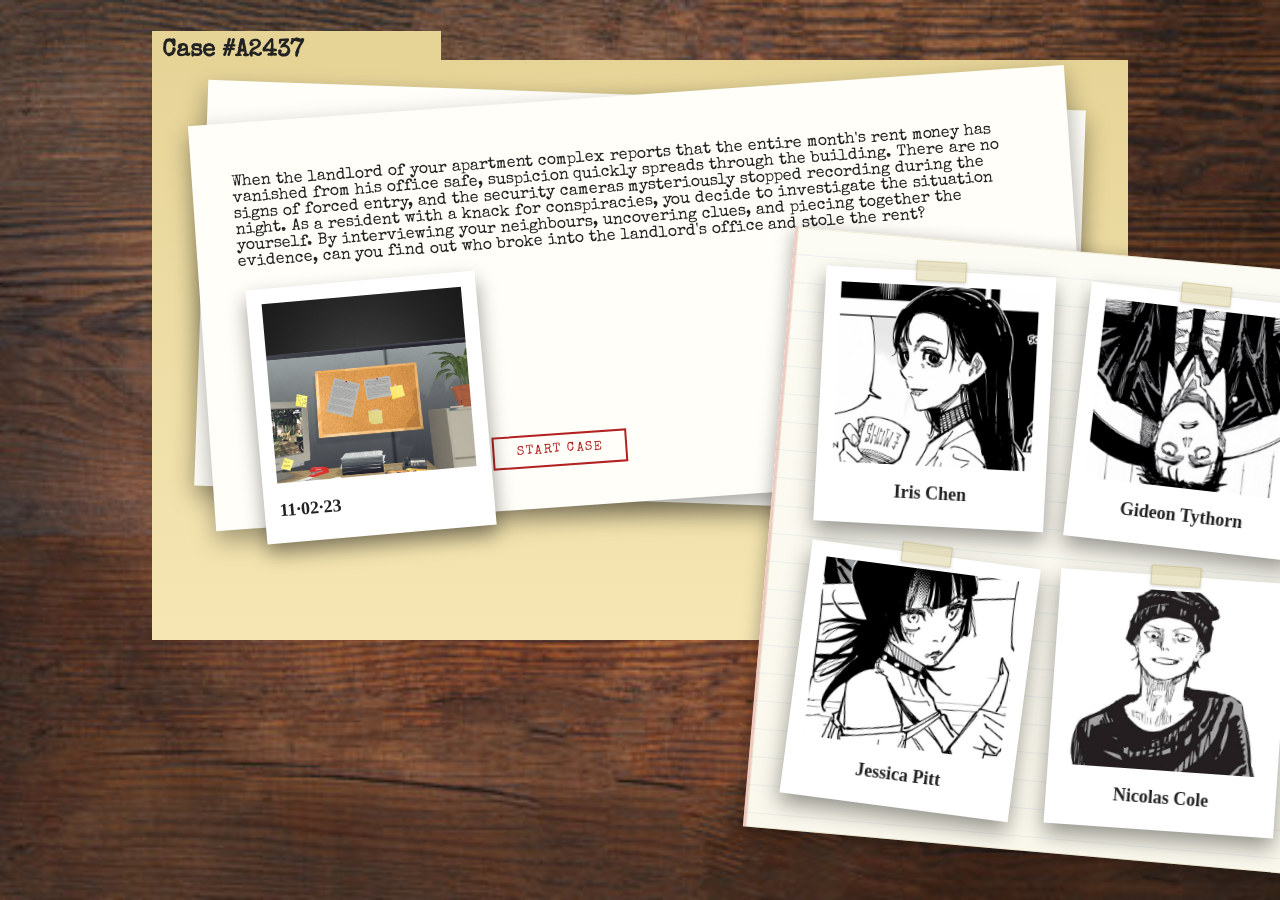
<file: MysteryGame/index.html>
<!DOCTYPE html>
<html lang="en">
   <head>
      <title>Case #A2437 — The Missing Rent</title>
      <meta charset="UTF-8">
      <meta name="viewport" content="width=device-width, initial-scale=1.0">
      <link rel="stylesheet" href="css/styles.css">
      <link rel="stylesheet" href="css/index.css">
      <link href="https://fonts.googleapis.com/css2?family=Libre+Baskerville:wght@400;700&family=Special+Elite&family=Permanent+Marker&display=swap" rel="stylesheet">
   </head>
   <body>
      <main>

         <!-- Case Debrief — Folder -->
         <div class="folder">
            <h2 class="folder-tag">Case #A2437</h2>

            <div class="folder-cover">
               <div class="paper-stack" id="bottom-paper">
                  <p>When the landlord of your apartment complex reports that the entire month's rent money has vanished from his office safe, suspicion quickly spreads through the building. There are no signs of forced entry, and the security cameras mysteriously stopped recording during the night. As a resident with a knack for conspiracies, you decide to investigate the situation yourself. By interviewing your neighbours, uncovering clues, and piecing together the evidence, can you find out who broke into the landlord's office and stole the rent?</p>
               </div>
               <div class="paper-stack" id="top-paper">
                  <p>When the landlord of your apartment complex reports that the entire month's rent money has vanished from his office safe, suspicion quickly spreads through the building. There are no signs of forced entry, and the security cameras mysteriously stopped recording during the night. As a resident with a knack for conspiracies, you decide to investigate the situation yourself. By interviewing your neighbours, uncovering clues, and piecing together the evidence, can you find out who broke into the landlord's office and stole the rent?</p>
	       <div class="nav-btn">
		  <a href="clues.html" class="start-btn">START CASE</a>
	       </div>
               </div>
            </div>

         </div>

         <!-- Crime Scene Photo -->
         <div class="suspect-photo" id="crime-scene">
            <img src="media/crime-scene.png" alt="Crime scene — landlord's office">
            <h2>11·02·23</h2>
         </div>

         <!-- Suspect Introduction -->
	 <div class="page-bg">
         <div class="suspect-layout" id="suspect-intro">

            <div class="suspect-photo" id="iris-photo">
               <input id="iris-card" type="checkbox">
               <label for="iris-card" class="tape"></label>
               <div class="suspect-inner">
                  <div class="suspect-photo-front">
                     <img src="media/iris-chen.png" alt="Iris Chen">
                     <h2>Iris Chen</h2>
                  </div>
                  <div class="suspect-photo-back">
                     <ul>
                        <li>Age: 32</li>
                        <li>Gender: Female</li>
                        <li>Occupation: Tax Attorney</li>
                     </ul>
                  </div>
               </div>
            </div>

            <div class="suspect-photo" id="gideon-photo">
               <input id="gideon-card" type="checkbox">
               <label for="gideon-card" class="tape"></label>
               <div class="suspect-inner">
                  <div class="suspect-photo-front">
                     <img src="media/gideon-tythorn.png" alt="Gideon Tythorn">
                     <h2>Gideon Tythorn</h2>
                  </div>
                  <div class="suspect-photo-back">
                     <ul>
                        <li>Age: 42</li>
                        <li>Gender: Male</li>
                        <li>Occupation: Security Guard</li>
                     </ul>
                  </div>
               </div>
            </div>

            <div class="suspect-photo" id="jessica-photo">
               <input id="jessica-card" type="checkbox">
               <label for="jessica-card" class="tape"></label>
               <div class="suspect-inner">
                  <div class="suspect-photo-front">
                     <img src="media/jessica-pitt.png" alt="Jessica Pitt">
                     <h2>Jessica Pitt</h2>
                  </div>
                  <div class="suspect-photo-back">
                     <ul>
                        <li>Age: 22</li>
                        <li>Gender: Female</li>
                        <li>Occupation: Dental Student</li>
                     </ul>
                  </div>
               </div>
            </div>

            <div class="suspect-photo" id="nico-photo">
               <input id="nico-card" type="checkbox">
               <label for="nico-card" class="tape"></label>
               <div class="suspect-inner">
                  <div class="suspect-photo-front">
                     <img src="media/nico-cole.png" alt="Nicolas Cole">
                     <h2>Nicolas Cole</h2>
                  </div>
                  <div class="suspect-photo-back">
                     <ul>
                        <li>Age: 25</li>
                        <li>Gender: Male</li>
                        <li>Occupation: Graduate Student</li>
                     </ul>
                  </div>
               </div>
            </div>
	 </div>
         </div>

      </main>
   </body>
</html>
</file>
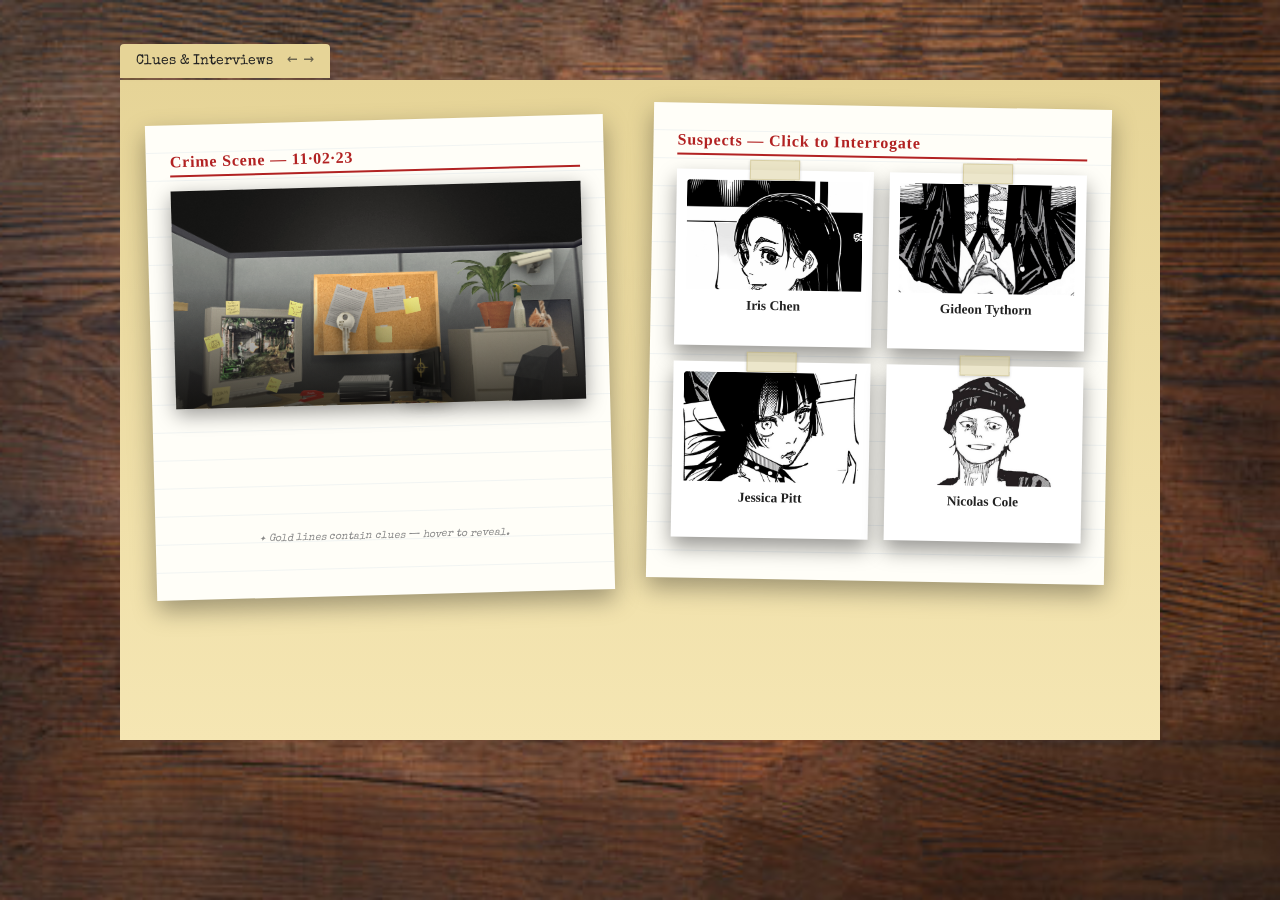
<file: MysteryGame/clues.html>
<!DOCTYPE html>
<html lang="en">
  <head>
    <title>Case #A2437 — Clues</title>
    <meta charset="UTF-8" />
    <meta name="viewport" content="width=device-width, initial-scale=1.0" />
    <link rel="stylesheet" href="css/styles.css" />
    <link rel="stylesheet" href="css/clues.css" />
    <link
      href="https://fonts.googleapis.com/css2?family=Libre+Baskerville:wght@400;700&family=Special+Elite&family=Permanent+Marker&display=swap"
      rel="stylesheet"
    />
  </head>
  <body>

    <!-- IRIS CHEN -->
    <div id="interview-iris" class="interview-overlay" role="dialog" aria-modal="true" aria-label="Interview: Iris Chen">
      <div class="interview-box">
        <div class="interview-header">
          <img src="media/iris-chen.png" alt="Iris Chen" />
          <div class="interview-header-text">
            <h2>Iris Chen</h2>
            <span>Tax Attorney · Age 32 · Unit 4B</span>
          </div>
        </div>
        <div class="interview-body">
          <div class="dialogue">
            <span class="dialogue-speaker">You</span>
            <p class="dialogue-text">I heard you had a heated argument with the landlord. What was that about?</p>
          </div>
          <div class="dialogue">
            <span class="dialogue-speaker">Iris</span>
            <p class="dialogue-text">He raised rent again — third time in two years with no warning. I told him exactly what I thought of that.</p>
          </div>
          <div class="dialogue">
            <span class="dialogue-speaker">You</span>
            <p class="dialogue-text">That sounds like a motive to me.</p>
          </div>
          <div class="clue-line">
            <span class="dialogue-speaker">Iris ✦</span>
            <p class="dialogue-text">Motive? His lease terms are predatory — especially toward students who don't know any better. Someone was going to snap eventually. I just said what everyone was already thinking.
              <span class="clue-tooltip">▶ The culprit may be a student.</span>
            </p>
          </div>
          <div class="dialogue">
            <span class="dialogue-speaker">You</span>
            <p class="dialogue-text">Where were you the night of the theft — midnight to 1 AM?</p>
          </div>
          <div class="clue-line">
            <span class="dialogue-speaker">Iris ✦</span>
            <p class="dialogue-text">On a late call with my client — Mr. Harada, senior partner at Harada &amp; Associates. We were reviewing a filing until well past 1 AM. Call him yourself. He will confirm it.
              <span class="clue-tooltip">▶ Alibi confirmed — verified by named witness.</span>
            </p>
          </div>
        </div>
        <div class="interview-footer">
          <span class="case-note">★ Alibi confirmed — cleared by named witness</span>
          <label for="done-iris" class="done-label"><a href="#">✕ Done</a></label>
        </div>
      </div>
    </div>

    <!-- GIDEON TYTHORN -->
    <div id="interview-gideon" class="interview-overlay" role="dialog" aria-modal="true" aria-label="Interview: Gideon Tythorn">
      <div class="interview-box">
        <div class="interview-header">
          <img src="media/gideon-tythorn.png" alt="Gideon Tythorn" />
          <div class="interview-header-text">
            <h2>Gideon Tythorn</h2>
            <span>Security Guard · Age 42 · Unit 1A</span>
          </div>
        </div>
        <div class="interview-body">
          <div class="dialogue">
            <span class="dialogue-speaker">You</span>
            <p class="dialogue-text">Your shift ended just before the footage gap. That's a strange coincidence.</p>
          </div>
          <div class="dialogue">
            <span class="dialogue-speaker">Gideon</span>
            <p class="dialogue-text">I clocked out, went home, crashed. I've done this job six years. I've got nothing to do with this — and I'm already getting heat from management.</p>
          </div>
          <div class="dialogue">
            <span class="dialogue-speaker">You</span>
            <p class="dialogue-text">Did you notice anything unusual before you left?</p>
          </div>
          <div class="clue-line">
            <span class="dialogue-speaker">Gideon ✦</span>
            <p class="dialogue-text">Yeah — that girl from 3C, Jessica, was in the lobby around 11:30. I had to let her back in. Again. She always forgets her key and I'm always the one dealing with it. She told you she was at the library? She definitely wasn't.
              <span class="clue-tooltip">▶ Jessica's alibi is false — placed at the building.</span>
            </p>
          </div>
          <div class="dialogue">
            <span class="dialogue-speaker">You</span>
            <p class="dialogue-text">You said "again" — has she been coming and going late at night a lot?</p>
          </div>
          <div class="clue-line">
            <span class="dialogue-speaker">Gideon ✦</span>
            <p class="dialogue-text">Past few weeks, yeah. Heading toward the landlord's office a lot. Said she needed an extension on payments. I didn't ask questions — but she knew that hallway well.
              <span class="clue-tooltip">▶ Pattern of access — she knew the hallway well.</span>
            </p>
          </div>
        </div>
        <div class="interview-footer">
          <span class="case-note">★ Key witness — places Jessica at building night of theft</span>
          <label for="done-gideon" class="done-label"><a href="#">✕ Done</a></label>
        </div>
      </div>
    </div>

    <!-- JESSICA PITT -->
    <div id="interview-jessica" class="interview-overlay" role="dialog" aria-modal="true" aria-label="Interview: Jessica Pitt">
      <div class="interview-box">
        <div class="interview-header">
          <img src="media/jessica-pitt.png" alt="Jessica Pitt" />
          <div class="interview-header-text">
            <h2>Jessica Pitt</h2>
            <span>Dental Student · Age 22 · Unit 3C</span>
          </div>
        </div>
        <div class="interview-body">
          <div class="dialogue">
            <span class="dialogue-speaker">You</span>
            <p class="dialogue-text">You've been seen going to the landlord's office a lot lately. What's going on?</p>
          </div>
          <div class="clue-line">
            <span class="dialogue-speaker">Jessica ✦</span>
            <p class="dialogue-text">Fine — whatever. I needed an extension on rent, okay? Tuition is due next week and I'm already behind. I wasn't causing problems. I just needed more time.
              <span class="clue-tooltip">▶ Financial motive confirmed — school debt.</span>
            </p>
          </div>
          <div class="dialogue">
            <span class="dialogue-speaker">You</span>
            <p class="dialogue-text">Where were you the night the safe was emptied?</p>
          </div>
          <div class="dialogue">
            <span class="dialogue-speaker">Jessica</span>
            <p class="dialogue-text">I was at the library. Study session. I have a receipt.</p>
          </div>
          <div class="dialogue">
            <span class="dialogue-speaker">You</span>
            <p class="dialogue-text">The security guard says he let you into the building at 11:30. The library closes at 11.</p>
          </div>
          <div class="clue-line">
            <span class="dialogue-speaker">Jessica ✦</span>
            <p class="dialogue-text">That's — I mean — I went earlier that day. The receipt is from earlier. I just — look, I didn't do anything. You can't prove anything. Why are you even talking to me?
              <span class="clue-tooltip">▶ Alibi collapsed — story changed under pressure.</span>
            </p>
          </div>
        </div>
        <div class="interview-footer">
          <span class="case-note">★ Alibi collapsed — timeline places her at scene</span>
          <label for="done-jessica" class="done-label"><a href="#">✕ Done</a></label>
        </div>
      </div>
    </div>

    <!-- NICOLAS COLE -->
    <div id="interview-nico" class="interview-overlay" role="dialog" aria-modal="true" aria-label="Interview: Nicolas Cole">
      <div class="interview-box">
        <div class="interview-header">
          <img src="media/nico-cole.png" alt="Nicolas Cole" />
          <div class="interview-header-text">
            <h2>Nicolas Cole</h2>
            <span>Graduate Student · Age 25 · Unit 2D</span>
          </div>
        </div>
        <div class="interview-body">
          <div class="dialogue">
            <span class="dialogue-speaker">You</span>
            <p class="dialogue-text">You were spotted near the landlord's office that night. No forced entry either — how is that possible?</p>
          </div>
          <div class="clue-line">
            <span class="dialogue-speaker">Nico ✦</span>
            <p class="dialogue-text">My dad and Mr. Holloway go way back — college friends. He gave me a spare key when I moved in so I could check on things if he traveled. It's not a secret. I've never had a reason to hide it.
              <span class="clue-tooltip">▶ Access explained — built on trust, not theft.</span>
            </p>
          </div>
          <div class="dialogue">
            <span class="dialogue-speaker">You</span>
            <p class="dialogue-text">That gives you access nobody else had. That's suspicious.</p>
          </div>
          <div class="clue-line">
            <span class="dialogue-speaker">Nico ✦</span>
            <p class="dialogue-text">Think about it — because of my dad, I pay almost nothing for this apartment. Why would I steal from the one person giving me a free ride? I'd be throwing away the best deal I've ever had.
              <span class="clue-tooltip">▶ No financial motive — cleared of suspicion.</span>
            </p>
          </div>
          <div class="dialogue">
            <span class="dialogue-speaker">You</span>
            <p class="dialogue-text">So what were you actually doing in that hallway?</p>
          </div>
          <div class="dialogue">
            <span class="dialogue-speaker">Nico</span>
            <p class="dialogue-text">I heard footsteps I didn't recognise. Stuck my head out to check. Whoever it was was already gone. I went back to bed. That's it.</p>
          </div>
        </div>
        <div class="interview-footer">
          <span class="case-note">★ Access confirmed — motive absent, cleared</span>
          <label for="done-nico" class="done-label"><a href="#">✕ Done</a></label>
        </div>
      </div>
    </div>

    <!-- Folder wrapping the two pages -->
    <div class="clues-wrap">
      <div class="folder" id="clues-folder">
        <div class="folder-tag">
          <span class="folder-tag-title">Clues &amp; Interviews</span>
          <nav class="folder-tag-nav">
            <a href="index.html" class="folder-nav-btn">&#8592;</a>
            <a href="board.html" class="folder-nav-btn">&#8594;</a>
          </nav>
        </div>

        <!-- Left page — crime scene -->
        <div class="paper-stack" id="clues-left">
          <h2 class="page-heading">Crime Scene — 11·02·23</h2>

          <!-- Hidden checkboxes — one per clue -->
          <input type="checkbox" id="found-key-toggle" class="clue-found-toggle">
          <input type="checkbox" id="found-camera-toggle" class="clue-found-toggle">
          <input type="checkbox" id="found-safe-toggle" class="clue-found-toggle">

          <div class="crime-scene-frame">
            <img src="media/crime-scene.png" alt="Crime scene" />
            <div class="clues-row">
              <label for="found-key-toggle" class="clue-item" id="clue-key-btn">
                <img src="media/key.png" alt="key" />
              </label>
              <label for="found-camera-toggle" class="clue-item" id="clue-camera-btn">
                <img src="media/camera.png" alt="camera" />
              </label>
              <label for="found-safe-toggle" class="clue-item" id="clue-safe-btn">
                <img src="media/safe.png" alt="safe" />
              </label>
            </div>
          </div>

          <div class="clue-notes-area">
            <div class="clue-note" id="found-key">
              <span class="clue-note-text">Key is missing. The culprit has it.</span>
            </div>
            <div class="clue-note" id="found-camera">
              <span class="clue-note-text">Footage wiped. Culprit had access to the security system.</span>
            </div>
            <div class="clue-note" id="found-safe">
              <span class="clue-note-text">Safe opened clean — right combination used. Code is the landlord's birthday. Only a few people know it.</span>
            </div>
          </div>

          <p class="clue-hint">✦ Gold lines contain clues — hover to reveal.</p>
        </div>

        <!-- Right page — suspects -->
        <div class="paper-stack" id="clues-right">
          <h2 class="page-heading">Suspects — Click to Interrogate</h2>

          <div class="interview-grid">

            <div class="suspect-slot">
              <input type="checkbox" id="done-iris" />
              <a href="#interview-iris" class="interview-card" aria-label="Interview Iris Chen">
                <span class="tape"></span>
                <img src="media/iris-chen.png" alt="Iris Chen" />
                <h3>Iris Chen</h3>
              </a>
            </div>

            <div class="suspect-slot">
              <input type="checkbox" id="done-gideon" />
              <a href="#interview-gideon" class="interview-card" aria-label="Interview Gideon Tythorn">
                <span class="tape"></span>
                <img src="media/gideon-tythorn.png" alt="Gideon Tythorn" />
                <h3>Gideon Tythorn</h3>
              </a>
            </div>

            <div class="suspect-slot">
              <input type="checkbox" id="done-jessica" />
              <a href="#interview-jessica" class="interview-card" aria-label="Interview Jessica Pitt">
                <span class="tape"></span>
                <img src="media/jessica-pitt.png" alt="Jessica Pitt" />
                <h3>Jessica Pitt</h3>
              </a>
            </div>

            <div class="suspect-slot">
              <input type="checkbox" id="done-nico" />
              <a href="#interview-nico" class="interview-card" aria-label="Interview Nicolas Cole">
                <span class="tape"></span>
                <img src="media/nico-cole.png" alt="Nicolas Cole" />
                <h3>Nicolas Cole</h3>
              </a>
            </div>

          </div>
        </div>

      </div><!-- /.folder -->
    </div><!-- /.clues-wrap -->

  </body>
</html>
</file>
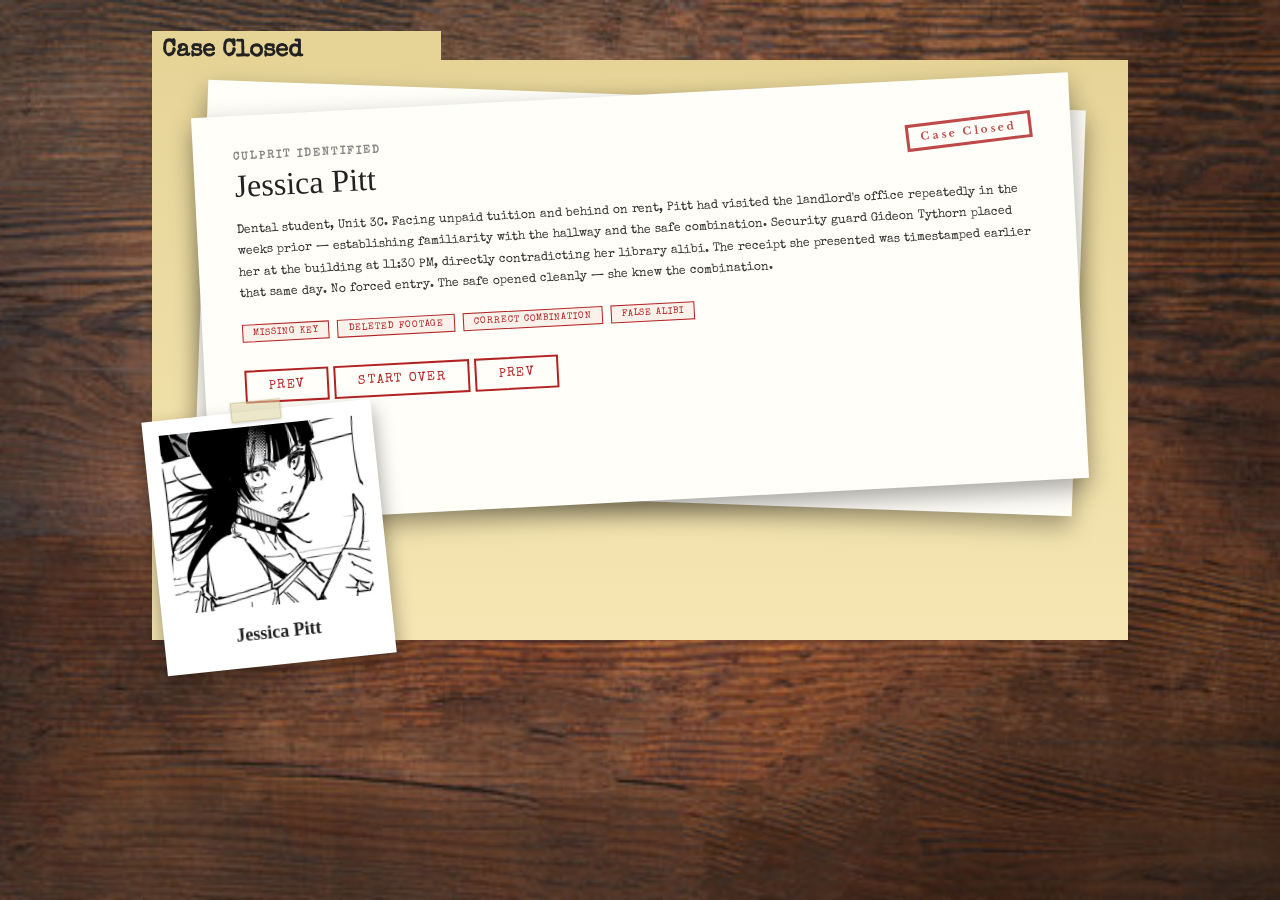
<file: MysteryGame/result.html>
<!DOCTYPE html>
<html lang="en">
   <head>
      <title>Case #A2437 — Case Closed</title>
      <meta charset="UTF-8">
      <meta name="viewport" content="width=device-width, initial-scale=1.0">
      <link rel="stylesheet" href="css/styles.css">
      <link rel="stylesheet" href="css/index.css">
      <link rel="stylesheet" href="css/result.css">
      <link href="https://fonts.googleapis.com/css2?family=Libre+Baskerville:wght@400;700&family=Special+Elite&family=Permanent+Marker&display=swap" rel="stylesheet">
   </head>
   <body>
      <main>

         <!-- Result folder -->
         <div class="folder" id="result-folder">
            <h2 class="folder-tag">Case Closed</h2>

            <!-- Stacked papers inside folder -->
            <div class="paper-stack" id="bottom-paper"></div>
            <div class="paper-stack" id="top-paper">

               <!-- CLOSED stamp -->
               <span class="case-stamp">Case Closed</span>

               <h3 class="verdict-heading">Culprit Identified</h3>
               <p class="verdict-name">Jessica Pitt</p>
               <p class="verdict-body">
                  Dental student, Unit 3C. Facing unpaid tuition and behind on rent,
                  Pitt had visited the landlord's office repeatedly in the weeks prior —
                  establishing familiarity with the hallway and the safe combination.
                  Security guard Gideon Tythorn placed her at the building at 11:30 PM,
                  directly contradicting her library alibi. The receipt she presented
                  was timestamped earlier that same day. No forced entry. The safe
                  opened cleanly — she knew the combination.
               </p>

               <div class="verdict-evidence">
                  <span class="evidence-tag">Missing Key</span>
                  <span class="evidence-tag">Deleted Footage</span>
                  <span class="evidence-tag">Correct Combination</span>
                  <span class="evidence-tag">False Alibi</span>
               </div>

               <div class="nav-btn">
                  <a href="board.html" class="start-btn">PREV</a>
                  <a href="index.html" class="start-btn">START OVER</a>
                  <a href="board.html" class="start-btn">PREV</a>
               </div>

            </div>
         </div>

         <!-- Jessica's photo — overlaps folder to the left -->
         <div class="suspect-photo" id="result-jessica">
            <label class="tape"></label>
            <div class="suspect-inner">
               <div class="suspect-photo-front">
                  <img src="media/jessica-pitt.png" alt="Jessica Pitt">
                  <h2>Jessica Pitt</h2>
               </div>
            </div>
         </div>

      </main>
   </body>
</html>
</file>
<file: MysteryGame/css/styles.css>
:root {
   /* Colors */
   --folder:       #f5e6b3;
   --folder-bgt:   #e6d497;
   --paper:        #fffef8;
   --ink:          #222;
   --accent:       #b22222;

   /* Fonts */
   --heading-font: 'Libre Baskerville', serif;
   --body-font:    'Special Elite', monospace;
   --marker-font:  'Permanent Marker', cursive;

   /* Shadows */
   --photo-shadow: 0 10px 20px rgba(0,0,0,.4);
   --paper-shadow: 0 10px 25px rgba(0,0,0,0.35);
}

body {
   margin: 0;
   font-family: var(--body-font);
   color: var(--ink);
   background-image: url("../media/wood-desk.jpg");
   background-size: cover;
   background-position: center;
   background-attachment: fixed;
}

ul {
   list-style-type: none;
}


.paper-stack {
   position: absolute;
   width: 90%;
   min-height: 70%;
   background: var(--paper);
   box-shadow: var(--paper-shadow);
   padding: 36px 40px 44px;
   box-sizing: border-box;
   text-align: left;
   left: 5%;
   top: 6%;
}
/* ── Shared nav button (index page) ── */
.nav-btn {
   position: absolute;
   left: 32%;
   bottom: 10%;
}

/* ── Shared bottom nav row (clues / board / result) ── */
.nav-row {
   display: flex;
   justify-content: space-between;
   padding: 16px 32px;
   background: rgba(230,212,151,.18);
   border-top: 1px solid rgba(180,160,90,.3);
   font-family: var(--body-font);
   font-size: .78rem;
}

.nav-row a {
   color: var(--accent);
   text-decoration: none;
   letter-spacing: .08em;
   transition: opacity .2s;
}

.nav-row a:hover { opacity: .7; }

/* ── Shared close / done buttons ── */
.close-btn {
   display: inline-block;
   margin-top: 18px;
   font-family: var(--body-font);
   font-size: .72rem;
   color: var(--accent);
   text-decoration: none;
   border: 1px solid var(--accent);
   padding: 6px 16px;
   letter-spacing: .1em;
   text-transform: uppercase;
   transition: background .2s, color .2s;
}

.close-btn:hover { background: var(--accent); color: white; }

.done-label {
   display: inline-block;
   font-family: var(--body-font);
   font-size: .72rem;
   color: var(--accent);
   border: 1px solid var(--accent);
   padding: 6px 16px;
   letter-spacing: .1em;
   text-transform: uppercase;
   cursor: pointer;
   transition: background .2s, color .2s;
}

.done-label:hover { background: var(--accent); color: white; }

.done-label a {
   color: inherit;
   text-decoration: none;
}

/* ── Shared tape strip (replaces thumbtack on index) ── */
.tape {
   position: absolute;
   top: -10px;
   left: 50%;
   transform: translateX(-50%);
   width: 48px;
   height: 18px;
   background: rgba(220,210,160,.55);
   border: 1px solid rgba(180,165,100,.35);
   box-shadow: 0 1px 3px rgba(0,0,0,.18);
   cursor: pointer;
   z-index: 5;
   transition: background .4s ease, opacity .4s ease;
}

/* Tape peel — fade centre when checked */
.suspect-photo input:checked + .tape {
   background: rgba(220,210,160,.12);
   border-color: rgba(180,165,100,.15);
   opacity: .45;
}

/* ── Shared card pin ── */
.card-pin {
   position: absolute;
   top: -8px;
   left: 50%;
   transform: translateX(-50%);
   width: 12px;
   height: 12px;
   background: var(--accent);
   border-radius: 50%;
   box-shadow: 0 2px 0 #7a0000, 0 4px 6px rgba(0,0,0,.4);
   z-index: 3;
   transition: background .3s;
}

/* Suspect photo card */
.suspect-layout {
   display: grid;
   grid-template-columns: repeat(2, auto);
   width: fit-content;
   gap: 28px;
   padding: 32px 36px;
   margin-top: -70px;
   z-index: 2;

   background:
      repeating-linear-gradient(
         transparent,
         transparent 27px,
         rgba(150,180,210,.3) 28px
      ),
      linear-gradient(to bottom, #fdfcf4, #faf8ec);
   box-shadow: 0 4px 18px rgba(0,0,0,.35), inset 0 0 0 1px rgba(180,165,100,.2);

   /* Red margin line on left */
   border-left: 3px solid rgba(200,60,60,.25);
}
.suspect-photo {
   background-color: white;
   width: 200px;
   height: 200px;
   padding: 15px 15px 40px 15px;
   box-shadow: var(--photo-shadow);
   perspective: 1000px;
   z-index: 2;
}

.suspect-photo img {
   width: 100%;
   height: 180px;
   object-fit: cover;
   perspective: 1000px;
}

.suspect-photo h2 {
   background-color: white;
   margin-top: 12px;
   font-family: var(--marker-font);
   font-size: 18px;
   color: var(--ink);
}

.suspect-inner {
   position: relative;
   background-color: white;
   width: 100%;
   height: 100%;
   text-align: center;

   transition: transform 0.6s ease;
   transform-style: preserve-3d;
}

.suspect-photo-front, .suspect-photo-back {
   position: absolute;
   width: 100%;
   height: 100%;

   top: 0;
   left: 0;
   backface-visibility: hidden;
}

.suspect-photo-front { 
   transform: rotateY(0deg); 
}

.suspect-photo input{
   display: none; 
}

.suspect-photo input:checked ~ .suspect-inner {
   transform: rotateY(180deg); 
}


.suspect-photo-back {
   background-color: white;
   transform: rotateY(180deg);
}
.page-bg{
/* Notebook paper background */
   background:
      repeating-linear-gradient(
         transparent,
         transparent 27px,
         rgba(150,180,210,.3) 28px
      ),
      linear-gradient(to bottom, #fdfcf4, #faf8ec);
   box-shadow: 0 4px 18px rgba(0,0,0,.35), inset 0 0 0 1px rgba(180,165,100,.2);

   /* Red margin line on left */
   border-left: 3px solid rgba(200,60,60,.25);
}
@keyframes popIn {
   from { transform: scale(.88); opacity: 0; }
   to   { transform: scale(1);   opacity: 1; }
}
</file>
<file: MysteryGame/css/index.css>
.folder {
   position: relative;
   width: 70%;
   height: 500px;
   margin: 60px auto;
   padding: 40px;
   background: linear-gradient(
      to bottom, #e6d497, #f5e6b3);
   z-index: 1;
}

.folder-tag {
   background: var(--folder-bgt);
   margin-top: -69px;
   margin-left: -40px;
   padding: 8px 10px;
   width: 30%;
}

#top-paper {
   left: 5%;
   top: 6%;
   transform: rotate(-4deg);
}

#bottom-paper {
   transform: rotate(2deg);
   width: 90%;
   height: 70%;
}

#crime-scene {
   position: absolute;
   margin-top: -420px;
   left: 20%;
   transform: rotate(-5deg);
}

#suspect-intro {
   position: absolute;
   margin-top: -450px;
   left: 60%;
   transform: rotate(5deg);
}

#iris-photo { 
   transform: rotate(-2deg); 
}

#gideon-photo{ 
   transform: rotate(1.5deg); 
}

#jessica-photo { 
   transform: rotate(2.5deg); 
}

#nico-photo { 
   transform: rotate(-1deg); 
}

.suspect-layout .suspect-photo {
   transition: transform .2s ease, box-shadow .2s ease;
}

.suspect-layout .suspect-photo:hover {
   transform: rotate(0deg) scale(1.04) !important;
   box-shadow: 0 14px 32px rgba(0,0,0,.45);
   z-index: 10;
}


.start-btn {
   font-family: var(--body-font);
   font-size: .8rem;
   color: var(--accent);
   text-decoration: none;
   border: 2px solid var(--accent);
   padding: 8px 22px;
   letter-spacing: .1em;
   transition: background .2s, color .2s;
   display: inline-block;
}

.start-btn:hover {
   background: var(--accent);
   color: var(--paper);
}
</file>
<file: MysteryGame/css/clues.css>
/* ── Folder tag ── */
.folder-tag {
   position: absolute;
   top: -36px;
   left: 0;
   background: var(--folder-bgt);
   padding: 8px 16px;
   display: inline-flex;
   align-items: center;
   gap: 14px;
   border-radius: 4px 4px 0 0;
   box-shadow: 0 -2px 6px rgba(0,0,0,.12);
}

.folder-tag-title {
   font-family: var(--body-font);
   font-size: .85rem;
   color: var(--ink);
   white-space: nowrap;
}

.folder-tag-nav {
   display: flex;
   gap: 6px;
}

.folder-nav-btn {
   font-family: var(--body-font);
   font-size: 1.1rem;
   color: var(--ink);
   text-decoration: none;
   line-height: 1;
   opacity: .65;
   transition: opacity .2s ease, transform .2s ease;
   display: inline-block;
}

.folder-nav-btn:hover {
   opacity: 1;
   transform: scale(1.25);
}

/* ── Clues page wrapper ── */
.clues-wrap {
   display: flex;
   flex-direction: column;
   align-items: center;
   padding: 80px 24px 0;
   box-sizing: border-box;
}

/* ── Folder — reuses styles.css .folder base ── */
#clues-folder {
   position: relative;
   width: min(960px, 92%);
   height: 580px;
   margin: 0 auto 0;
   padding: 40px;
   background: linear-gradient(to bottom, #e6d497, #f5e6b3);
   overflow: visible;
}

/* ── Left paper — crime scene ── */
#clues-left {
   position: absolute;
   width: 44%;
   min-height: 72%;
   left: 3%;
   top: 6%;
   transform: rotate(-1.5deg);
   background:
      repeating-linear-gradient(
         transparent,
         transparent 27px,
         rgba(180,200,220,.35) 28px
      ),
      var(--paper);
   padding: 28px 24px 24px;
   box-sizing: border-box;
   overflow: hidden;
}

/* ── Right paper — suspects ── */
#clues-right {
   position: absolute;
   width: 44%;
   min-height: 72%;
   left: 51%;
   top: 4%;
   transform: rotate(1deg);
   background:
      repeating-linear-gradient(
         transparent,
         transparent 27px,
         rgba(180,200,220,.35) 28px
      ),
      var(--paper);
   padding: 28px 24px 24px;
   box-sizing: border-box;
   overflow: hidden;
}

.page-heading {
   font-family: var(--marker-font);
   font-size: 1rem;
   color: var(--accent);
   margin: 0 0 14px 0;
   border-bottom: 2px solid var(--accent);
   padding-bottom: 4px;
   letter-spacing: .05em;
}

/* ── Crime scene frame ── */
.crime-scene-frame {
   position: relative;
   width: 100%;
   margin-bottom: 14px;
}

.crime-scene-frame img {
   width: 100%;
   max-height: 240px;
   object-fit: cover;
   display: block;
   box-shadow: 0 6px 20px rgba(0,0,0,.4);
   filter: sepia(.15) contrast(1.05);
}

.crime-scene-frame::after {
   content: '';
   position: absolute;
   bottom: 0;
   left: 0;
   right: 0;
   height: 55%;
   background: linear-gradient(to top, rgba(10,8,4,.72) 0%, transparent 100%);
   pointer-events: none;
}

.clues-row {
   position: absolute;
   bottom: 16px;
   left: 0;
   right: 0;
   display: flex;
   gap: 18px;
   justify-content: center;
   padding: 0 16px;
   z-index: 3;
}

.clue-item {
   display: flex;
   flex-direction: column;
   align-items: center;
   gap: 5px;
   text-decoration: none;
   cursor: pointer;
   transition: transform .25s ease, filter .25s ease;
}

.clue-item:hover {
   transform: translateY(-5px) scale(1.12);
   filter: brightness(1.15) drop-shadow(0 0 8px rgba(255,220,80,.55));
}

.clue-item img {
   width: 44px;
   height: 44px;
   object-fit: contain;
   display: block;
   filter: sepia(.35) contrast(1.1) brightness(.88) drop-shadow(0 3px 6px rgba(0,0,0,.7));
   transition: filter .25s ease;
}

.clue-item:hover img {
   filter: sepia(.1) contrast(1.1) brightness(1.1) drop-shadow(0 0 10px rgba(255,210,60,.6));
}

#clue-key-btn    { position: absolute; margin-top: -19%; right: 53%; }
#clue-camera-btn { position: absolute; margin-top: -35%; right: 7%;  }
#clue-safe-btn   { position: absolute; margin-top: -10%; right: 33%; }

/* ── Clue notes area ── */
.clue-notes-area {
   min-height: 28px;
   padding: 0 2px;
}

.clue-found-toggle { display: none; }

.clue-note {
   opacity: 0;
   pointer-events: none;
   font-family: var(--marker-font);
   font-size: .78rem;
   color: #2a1a0a;
   line-height: 1.6;
   letter-spacing: .01em;
   margin: 8px 0 0 4px;
   transform: rotate(-.3deg) translateY(4px);
   transition: opacity .5s ease, transform .5s ease;
}

/* Reveal each note when its checkbox is checked */
#found-key-toggle:checked    ~ .clue-notes-area #found-key,
#found-camera-toggle:checked ~ .clue-notes-area #found-camera,
#found-safe-toggle:checked   ~ .clue-notes-area #found-safe {
   opacity: 1;
   pointer-events: auto;
   transform: rotate(-.3deg) translateY(0);
}

/* Fade out and disable clue button once checked */
#found-key-toggle:checked    ~ .crime-scene-frame #clue-key-btn,
#found-camera-toggle:checked ~ .crime-scene-frame #clue-camera-btn,
#found-safe-toggle:checked   ~ .crime-scene-frame #clue-safe-btn {
   opacity: .28;
   filter: grayscale(1) brightness(.6);
   pointer-events: none;
   cursor: default;
   transition: opacity .4s ease, filter .4s ease;
}

.clue-hint {
   font-family: var(--body-font);
   font-size: .65rem;
   color: #888;
   margin-top: 14px;
   font-style: italic;
   text-align: center;
}

/* ── Interview grid ── */
.interview-grid {
   display: grid;
   grid-template-columns: repeat(2, 1fr);
   gap: 16px;
}

.suspect-slot { position: relative; }

.suspect-slot input[type="checkbox"] { display: none; }

.interview-card {
   position: relative;
   background: white;
   padding: 10px 10px 32px 10px;
   box-shadow: var(--photo-shadow);
   cursor: pointer;
   transition: transform .22s ease, box-shadow .22s ease;
   text-decoration: none;
   color: var(--ink);
   display: block;
}

.interview-card:hover {
   transform: scale(1.07) rotate(-1deg);
   box-shadow: 0 16px 36px rgba(0,0,0,.5);
}

.interview-card img {
   width: 100%;
   height: 110px;
   object-fit: cover;
   object-position: top;
   display: block;
}

.interview-card h3 {
   font-family: var(--marker-font);
   font-size: .84rem;
   margin: 8px 0 0;
   text-align: center;
}

.suspect-slot input:checked ~ .interview-card {
   filter: grayscale(1) opacity(.42);
   pointer-events: none;
}

.suspect-slot input:checked ~ .interview-card .card-pin {
   background: #333;
}

/* ── Interview overlays (:target) ── */
.interview-overlay {
   display: none;
   position: fixed;
   inset: 0;
   z-index: 300;
   background: rgba(10,8,5,.85);
   justify-content: center;
   align-items: center;
}

.interview-overlay:target { display: flex; }

.interview-box {
   background: var(--paper);
   border: 2px solid #c8b870;
   max-width: 520px;
   width: 94%;
   box-shadow: 0 24px 60px rgba(0,0,0,.7);
   animation: popIn .28s ease;
   overflow: hidden;
   display: flex;
   flex-direction: column;
}

.interview-header {
   background: linear-gradient(135deg, #2a2018, #3d3020);
   padding: 18px 22px;
   display: flex;
   align-items: center;
   gap: 16px;
   border-bottom: 2px solid var(--accent);
   flex-shrink: 0;
}

.interview-header img {
   width: 64px;
   height: 64px;
   object-fit: cover;
   object-position: top;
   border: 2px solid var(--accent);
   flex-shrink: 0;
}

.interview-header-text h2 {
   font-family: var(--heading-font);
   font-size: 1rem;
   color: #f5e6b3;
   margin: 0 0 4px;
}

.interview-header-text span {
   font-family: var(--body-font);
   font-size: .68rem;
   color: #a09060;
   letter-spacing: .08em;
   text-transform: uppercase;
}

.interview-body {
   padding: 18px 22px 10px;
   overflow-y: auto;
   max-height: 46vh;
}

.dialogue {
   margin-bottom: 12px;
   display: flex;
   gap: 10px;
   align-items: flex-start;
}

.dialogue-speaker {
   font-family: var(--heading-font);
   font-size: .68rem;
   color: var(--accent);
   white-space: nowrap;
   margin-top: 3px;
   font-weight: 700;
   min-width: 58px;
   text-transform: uppercase;
   letter-spacing: .04em;
}

.dialogue-text {
   font-family: var(--body-font);
   font-size: .78rem;
   line-height: 1.65;
   color: #333;
   background: #f5f0e0;
   border-left: 3px solid #d4c890;
   padding: 6px 10px;
   flex: 1;
   margin: 0;
}

/* ── Clue lines — hover-reveal tooltip ── */
.clue-line {
   display: flex;
   gap: 10px;
   align-items: flex-start;
   margin-bottom: 12px;
   cursor: default;
}

.clue-line .dialogue-speaker { color: #9a7a00; }

.clue-line .dialogue-text {
   background: #fefae8;
   border-left: 3px solid #c8a800;
   position: relative;
   padding-right: 54px;
   transition: background .2s ease, border-color .2s ease;
}

.clue-line .dialogue-text::after {
   content: '✦ CLUE';
   position: absolute;
   top: 7px;
   right: 8px;
   font-size: .52rem;
   font-family: var(--heading-font);
   color: #b8960a;
   letter-spacing: .1em;
   font-weight: 700;
   opacity: .8;
}

.clue-line:hover .dialogue-text {
   background: #fdf5cc;
   border-left-color: #b8960a;
}

/* Tooltip — hidden until hover */
.clue-tooltip {
   display: block;
   margin-top: 8px;
   padding: 5px 10px;
   background: linear-gradient(90deg, #1e1508, #2e2010);
   border-left: 3px solid #c8a800;
   color: #f0e4c0;
   font-family: var(--heading-font);
   font-size: .62rem;
   letter-spacing: .06em;
   opacity: 0;
   max-height: 0;
   overflow: hidden;
   transition: opacity .3s ease, max-height .35s ease, margin-top .3s ease;
   pointer-events: none;
}

.clue-line:hover .clue-tooltip {
   opacity: 1;
   max-height: 60px;
   pointer-events: auto;
}

.interview-footer {
   padding: 12px 22px 18px;
   display: flex;
   justify-content: space-between;
   align-items: center;
   border-top: 1px solid #e0d8b0;
   flex-shrink: 0;
}

.case-note {
   font-family: var(--body-font);
   font-size: .65rem;
   color: #888;
   font-style: italic;
}
</file>
<file: MysteryGame/css/result.css>
#result-folder {
   height: auto;
   min-height: 500px;
}

#bottom-paper {
   transform: rotate(2deg);
}

#top-paper {
   width: 90%;
   min-height: 70%;
   transform: rotate(-3deg);
   left: 5%;
   top: 6%;
}

.case-stamp {
   display: inline-block;
   font-family: var(--heading-font);
   font-size: .65rem;
   font-weight: 700;
   letter-spacing: .25em;
   color: var(--accent);
   border: 3px solid var(--accent);
   padding: 4px 12px;
   transform: rotate(-4deg);
   opacity: .82;
   float: right;
   margin-top: 4px;
}

.verdict-heading {
   font-family: var(--body-font);
   font-size: .7rem;
   letter-spacing: .18em;
   text-transform: uppercase;
   color: #888;
   margin: 0 0 6px;
}

.verdict-name {
   font-family: var(--marker-font);
   font-size: 2rem;
   color: var(--ink);
   margin: 0 0 16px;
   line-height: 1.1;
}

.verdict-body {
   font-family: var(--body-font);
   font-size: .76rem;
   line-height: 1.75;
   color: #333;
   margin: 0 0 20px;
}

.verdict-evidence {
   display: flex;
   flex-wrap: wrap;
   gap: 8px;
   margin-bottom: 28px;
}

.evidence-tag {
   font-family: var(--body-font);
   font-size: .58rem;
   letter-spacing: .1em;
   text-transform: uppercase;
   color: var(--accent);
   border: 1px solid var(--accent);
   padding: 3px 10px;
   background: rgba(178,34,34,.06);
}

#result-folder .nav-btn {
   position: static;
   margin-top: 4px;
}

#result-jessica {
   position: absolute;
   margin-top: -290px;
   left: 12%;
   transform: rotate(-6deg);
   z-index: 3;
   box-shadow: var(--photo-shadow);
}

#result-jessica .tape {
   cursor: default;
   pointer-events: none;
}
</file>
